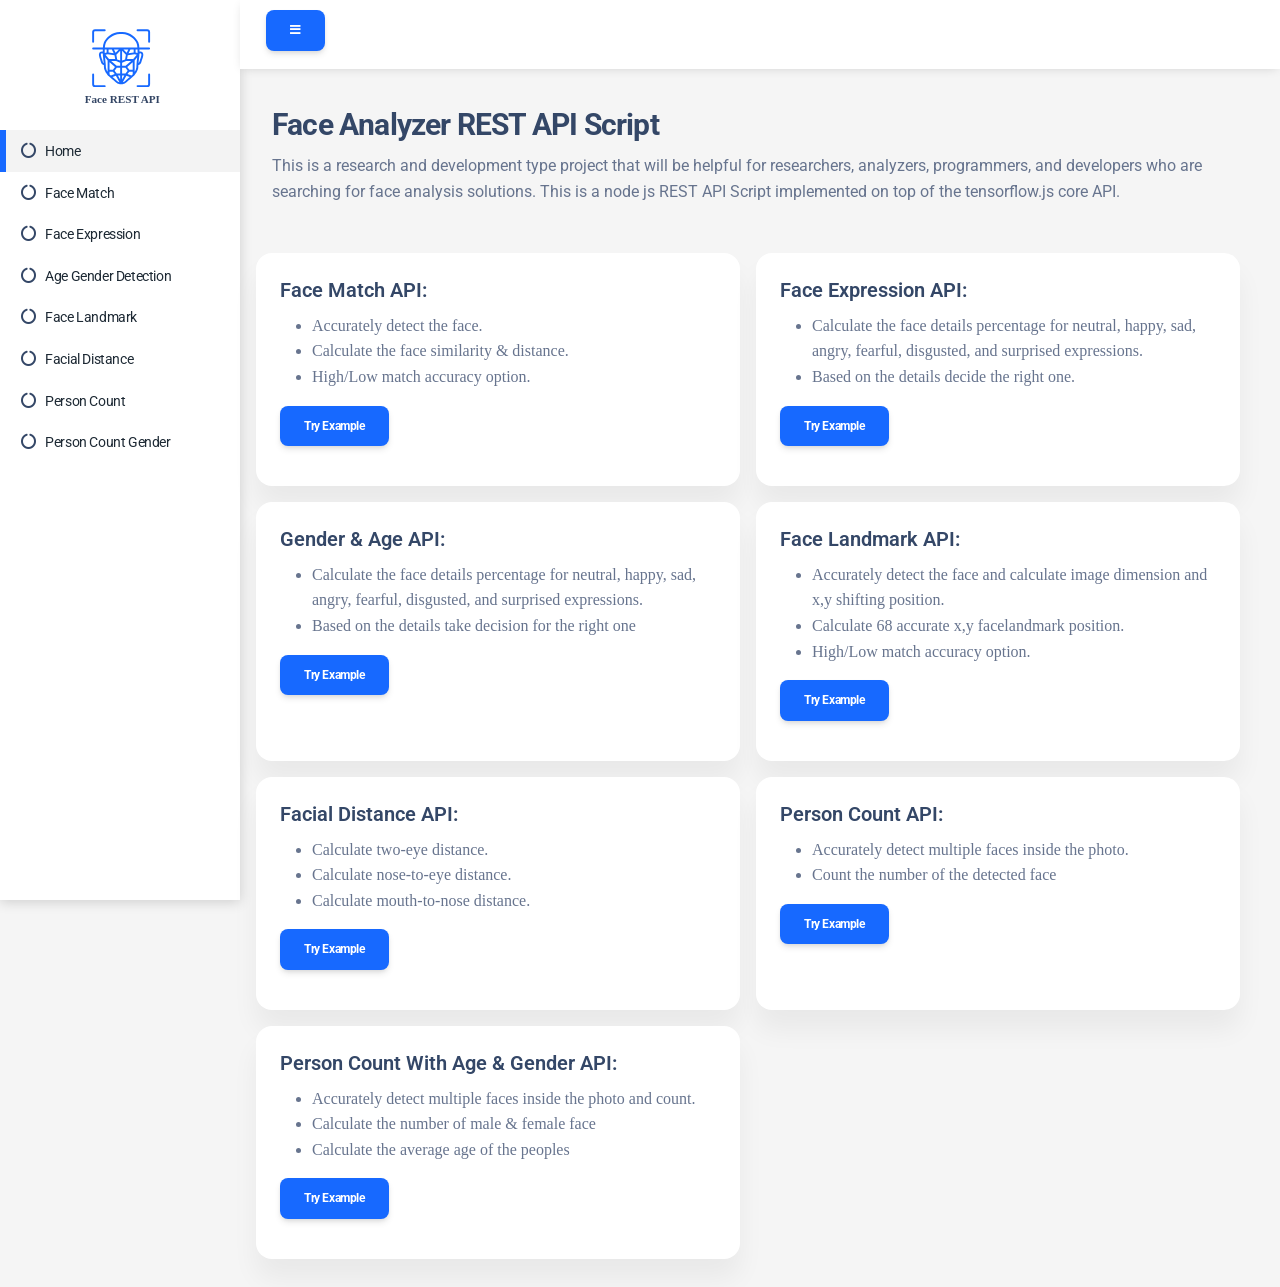
<file: examples/index.html>
<!DOCTYPE html>
<html lang="en">
<head>
    <meta charset="utf-8">
    <meta http-equiv="X-UA-Compatible" content="IE=edge">
    <meta name="viewport" content="width=device-width, initial-scale=1">
    <meta name="description" content="Face Analyzer REST API Script">
    <title>Face Analyzer REST API Script</title>
    <link rel="stylesheet" href="css/fontawesome.css">
    <link rel="stylesheet" href="css/bootstrap.css">
    <link rel="stylesheet" href="css/style.css">
    <link rel="stylesheet" href="css/toastr.min.css">
    <link rel="stylesheet" href="css/animate.min.css">
    <link rel="shortcut icon" type="image/png" href="img/logo.svg" />
    <link href="https://fonts.googleapis.com/css2?family=Roboto:wght@300;400;500;700&display=swap" rel="stylesheet">
</head>
<body>
    <div>
        <nav id="topNav" class="navbar fixed-top fixed-top top-navbar">
            <div class="container-fluid">
                <button id="MenuBar" class="btn mt-2  btn-behance">
                    <i class="fa fa-bars"></i>
                </button>
            </div>
        </nav>
        <div id="sideNav" class="side-nav-open">
        <div class="side-nav-top text-center bg-white ">
            <img alt="" class="side-nav-logo" src="img/logo.svg" />
        </div>
         <a href="/" class="side-bar-item  side-bar-item-active" >
             <i class="fa fa-circle-notch text-dark"></i>
             <span class="side-bar-item-caption">Home</span>
          </a>
        <a href="/Face-Match.html" class="side-bar-item">
            <i class="fa fa-circle-notch text-dark"></i>
            <span class="side-bar-item-caption">Face Match</span>
        </a>
        <a href="/Face-Expression.html" class="side-bar-item">
            <i class="fa fa-circle-notch text-dark"></i>
            <span class="side-bar-item-caption">Face Expression</span>
        </a>
        <a href="/Age-Gender.html" class="side-bar-item">
            <i class="fa fa-circle-notch text-dark"></i>
            <span class="side-bar-item-caption">Age Gender Detection</span>
        </a>
        <a href="/Face-Landmark.html" class="side-bar-item">
            <i class="fa fa-circle-notch text-dark"></i>
            <span class="side-bar-item-caption">Face Landmark</span>
         </a>
         <a href="/Facial-Distance.html" class="side-bar-item">
             <i class="fa fa-circle-notch text-dark"></i>
             <span class="side-bar-item-caption">Facial Distance</span>
         </a>
         <a href="/Person-Count.html" class="side-bar-item">
             <i class="fa fa-circle-notch text-dark"></i>
             <span class="side-bar-item-caption">Person Count</span>
         </a>
          <a href="/Person-Count-With-Age-Gender.html" class="side-bar-item">
              <i class="fa fa-circle-notch text-dark"></i>
              <span class="side-bar-item-caption">Person Count Gender</span>
          </a>
        </div>

        <div  id="content" class="content">
            <div class="container  content-body ">
                <div class="row">
                    <div class="col-12 p-2 ">
                            <div class="card-body">
                                <h3>Face Analyzer REST API Script</h3>
                                <p>
                                    This is a research and development type project that will be helpful for researchers,
                                    analyzers, programmers, and developers who are searching for face analysis solutions.
                                    This is a node js REST API Script implemented on top of the tensorflow.js core API.
                                </p>
                            </div>
                    </div>

                    <div class="row">
                        <div class="col-6 p-2">
                        <div class="card h-100">
                            <div class="card-body">
                                <h5>Face Match API:</h5>
                                <ul>
                                    <li>Accurately detect the face.</li>
                                    <li>Calculate the face similarity & distance.</li>
                                    <li>High/Low match accuracy option.</li>
                                </ul>
                                <a class="btn  btn-behance" href="Face-Match.html">Try Example</a>
                            </div>
                        </div>
                    </div>

                        <div class="col-6 p-2">
                            <div class="card h-100">
                                <div class="card-body">
                                    <h5>Face Expression API:</h5>
                                    <ul>
                                        <li>Calculate the face details percentage for neutral, happy, sad, angry, fearful, disgusted, and surprised expressions.</li>
                                        <li>Based on the details decide the right one.</li>
                                    </ul>
                                    <a class="btn  btn-behance" href="Face-Expression.html">Try Example</a>
                                </div>
                            </div>
                        </div>

                        <div class="col-6 p-2">
                            <div class="card h-100">
                                <div class="card-body">
                                    <h5>Gender & Age API:</h5>
                                    <ul>
                                        <li>Calculate the face details percentage for neutral, happy, sad, angry, fearful, disgusted, and surprised expressions.</li>
                                        <li>Based on the details take decision for the right one</li>
                                    </ul>
                                    <a class="btn  btn-behance" href="Age-Gender.html">Try Example</a>
                                </div>
                            </div>
                        </div>
						
						<div class="col-6 p-2">
                            <div class="card h-100">
                                <div class="card-body">
                                    <h5>Face Landmark API:</h5>
                                    <ul>
										<li>Accurately detect the face and calculate image dimension and x,y  shifting position.</li>
										<li>Calculate 68 accurate x,y facelandmark position.</li>
                                        <li>High/Low match accuracy option.</li>
                                    </ul>
                                    <a class="btn  btn-behance" href="Face-Landmark.html">Try Example</a>
                                </div>
                            </div>
                        </div>
						
						
						<div class="col-6 p-2">
                            <div class="card h-100">
                                <div class="card-body">
                                    <h5>Facial Distance API:</h5>
                                    <ul>
										<li>Calculate two-eye distance.</li>
										<li>Calculate nose-to-eye distance.</li>
									    <li>Calculate mouth-to-nose distance.</li>
                                    </ul>
                                    <a class="btn  btn-behance" href="Facial-Distance.html">Try Example</a>
                                </div>
                            </div>
                        </div>
						
						<div class="col-6 p-2">
                            <div class="card h-100">
                                <div class="card-body">
                                    <h5>Person Count API:</h5>
                                    <ul>
										<li>Accurately detect multiple faces inside the photo.</li>
										<li>Count the number of the detected face</li>
                                    </ul>
                                    <a class="btn  btn-behance" href="Person-Count.html">Try Example</a>
                                </div>
                            </div>
                        </div>
						
						<div class="col-6 p-2">
                            <div class="card h-100">
                                <div class="card-body">
                                    <h5>Person Count With Age & Gender API:</h5>
                                    <ul>
										<li>Accurately detect multiple faces inside the photo and count.</li>
										<li>Calculate the number of male & female face</li>
										<li>Calculate the average age of the peoples</li>
                                    </ul>
                                    <a class="btn  btn-behance" href="Person-Count-With-Age-Gender.html">Try Example</a>
                                </div>
                            </div>
                        </div>
                    </div>
                </div>
            </div>
        </div>
    </div>
    <script src="js/lib/jquery.min.js"></script>
    <script src="js/lib/bootstrap.bundle.js"></script>
    <script src="js/lib/utility.js"></script>
    <script src="js/lib/toastr.min.js"></script>
    <script src="js/lib/axios.min.js"></script>
    <script src="js/lib/jquery.json-editor.min.js"></script>
</body>
</html>
</file>
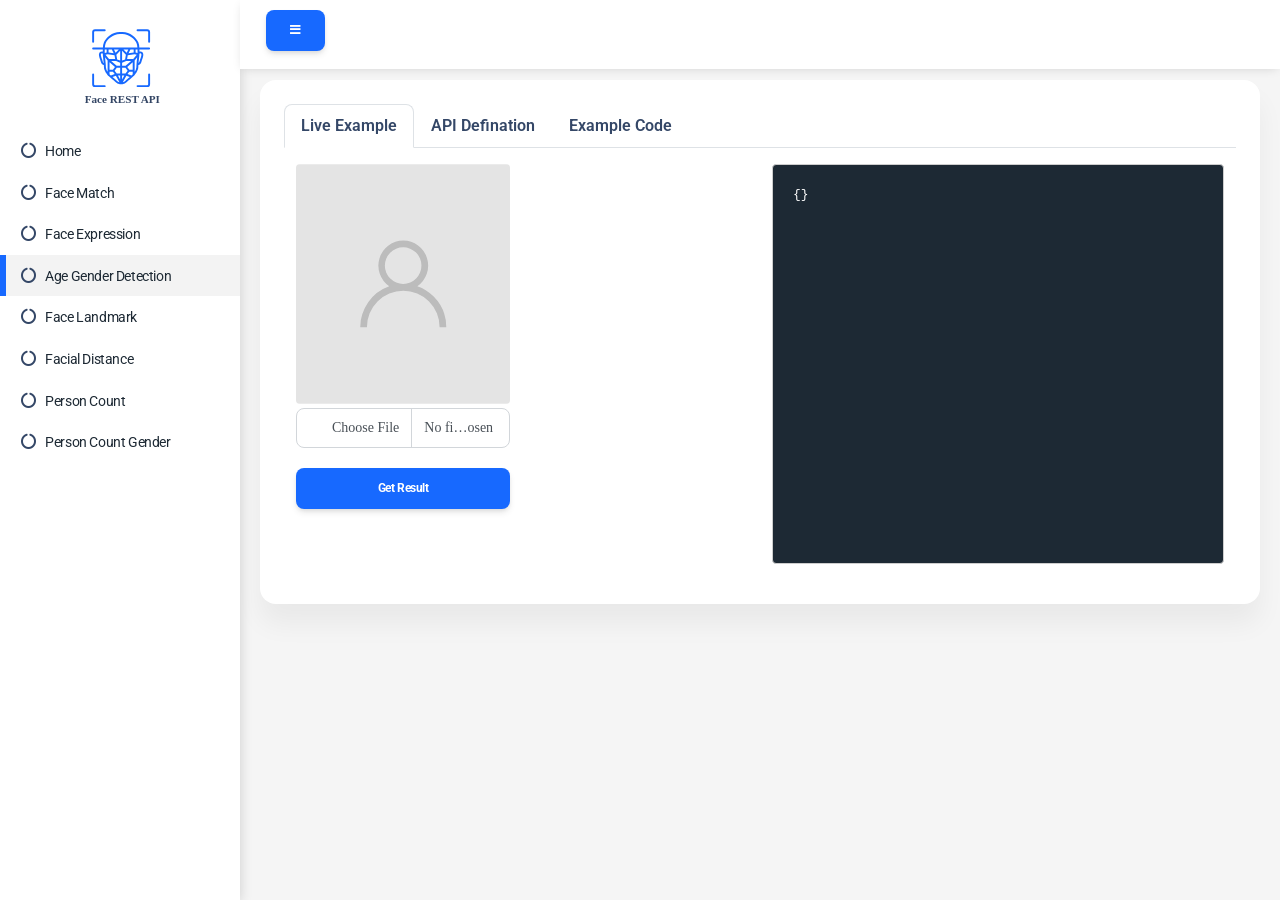
<file: examples/Age-Gender.html>
<!DOCTYPE html>
<html lang="en">
<head>
    <meta charset="utf-8">
    <title>Age & Gender Detection</title>
    <meta http-equiv="X-UA-Compatible" content="IE=edge">
    <meta name="viewport" content="width=device-width, initial-scale=1, shrink-to-fit=no">
    <meta name="description" content="Face Analyzer REST API Script">
    <meta name="author" content="Code-Silicon">
    <link rel="stylesheet" href="css/fontawesome.css">
    <link rel="stylesheet" href="css/bootstrap.css">
    <link rel="stylesheet" href="css/style.css">
    <link rel="stylesheet" href="css/toastr.min.css">
    <link rel="stylesheet" href="css/animate.min.css">
    <link rel="shortcut icon" type="image/png" href="img/logo.svg" />
    <link href="https://fonts.googleapis.com/css2?family=Roboto:wght@300;400;500;700&display=swap" rel="stylesheet">
</head>
<body>
<div>
    <nav id="topNav" class="navbar fixed-top top-navbar">
        <div class="container-fluid">
            <button id="MenuBar" class="btn mt-2  btn-behance">
                <i class="fa fa-bars"></i>
            </button>
        </div>
    </nav>
    <div id="sideNav" class="side-nav-open">
        <div class="side-nav-top text-center bg-white ">
            <img alt="" class="side-nav-logo" src="img/logo.svg" />
        </div>
        <a href="/" class="side-bar-item" >
            <i class="fa fa-circle-notch text-dark"></i>
            <span class="side-bar-item-caption">Home</span>
        </a>
        <a href="/Face-Match.html" class="side-bar-item ">
            <i class="fa fa-circle-notch text-dark"></i>
            <span class="side-bar-item-caption">Face Match</span>
        </a>
        <a href="/Face-Expression.html" class="side-bar-item ">
            <i class="fa fa-circle-notch text-dark"></i>
            <span class="side-bar-item-caption">Face Expression</span>
        </a>
        <a href="/Age-Gender.html" class="side-bar-item side-bar-item-active">
            <i class="fa fa-circle-notch text-dark"></i>
            <span class="side-bar-item-caption">Age Gender Detection</span>
        </a>
        <a href="/Face-Landmark.html" class="side-bar-item">
            <i class="fa fa-circle-notch text-dark"></i>
            <span class="side-bar-item-caption">Face Landmark</span>
        </a>
        <a href="/Facial-Distance.html" class="side-bar-item">
            <i class="fa fa-circle-notch text-dark"></i>
            <span class="side-bar-item-caption">Facial Distance</span>
        </a>
        <a href="/Person-Count.html" class="side-bar-item">
            <i class="fa fa-circle-notch text-dark"></i>
            <span class="side-bar-item-caption">Person Count</span>
        </a>
        <a href="/Person-Count-With-Age-Gender.html" class="side-bar-item">
            <i class="fa fa-circle-notch text-dark"></i>
            <span class="side-bar-item-caption">Person Count Gender</span>
        </a>
    </div>


    <div  id="content" class="content">
        <div class="container  content-body ">
            <div class="container-fluid m-0 p-0">
                <div class="row m-0 p-0">
                    <div class="col-12 m-0 p-0">
                        <div class="card m-0">
                            <div class="card-body">
                                <ul class="nav nav-tabs mb-3" id="pills-tab" role="tablist">
                                    <li class="nav-item" role="presentation">
                                        <button class="nav-link text-bold text-dark active" id="pills-home-tab" data-bs-toggle="pill" data-bs-target="#pills-home" type="button" role="tab" aria-controls="pills-home" aria-selected="true">Live Example</button>
                                    </li>
                                    <li class="nav-item" role="presentation">
                                        <button class="nav-link text-bold text-dark" id="pills-profile-tab" data-bs-toggle="pill" data-bs-target="#pills-profile" type="button" role="tab" aria-controls="pills-profile" aria-selected="false">API Defination</button>
                                    </li>
                                    <li class="nav-item" role="presentation">
                                        <button class="nav-link text-bold text-dark" id="pills-contact-tab" data-bs-toggle="pill" data-bs-target="#pills-contact" type="button" role="tab" aria-controls="pills-contact" aria-selected="false">Example Code</button>
                                    </li>
                                </ul>
                                <div class="tab-content" id="pills-tabContent">
                                    <div class="tab-pane p-0 m-0 fade show active" id="pills-home" role="tabpanel" aria-labelledby="pills-home-tab" tabindex="0">
                                        <div class="container-fluid  p-0 m-0">
                                            <div class="row p-0 m-0">
                                                <div class="col-md-6 p-0 m-0">
                                                    <div class="row p-0 m-0">
                                                        <div class="col-md-6 animated fadeIn">
                                                            <img id="photoFistPlaceholder" class="photo" src='img/photoPlace.svg' />
                                                            <input id="photoFist" type="file" class="form-control my-1" />
                                                            <button id="GetResult" class="btn  w-100 my-3 btn-behance">Get Result</button>
                                                        </div>
                                                    </div>
                                                </div>
                                                <div class="col-md-6">
                                                    <pre class="json-view animated fadeIn" id="json-display"></pre>
                                                </div>
                                            </div>
                                        </div>
                                    </div>
                                    <div class="tab-pane p-0 m-0 fade" id="pills-profile" role="tabpanel" aria-labelledby="pills-profile-tab" tabindex="0">
                                        <div class="container-fluid m-0 p-0">
                                            <div class="row m-0 p-0">
                                                <div class="col-md-12">
                                                    <h6 class="my-2">
                                                        <b>API Name:</b> Age & Gender Detection
                                                    </h6>
                                                    <h6 class="my-2">
                                                        <b>Request Method:</b> POST
                                                    </h6>
                                                    <h6 class="my-2">
                                                        <b>Request End:</b>
                                                    </h6>
                                                    <p class="code my-2">/api/v1/FaceAgeGender</p>
                                                    <h6 class="my-2">
                                                        <b>Request Body:</b>
                                                    </h6>
                                                    <pre class="json-view animated my-2 fadeIn" id="json-display-2"></pre>
                                                </div>
                                            </div>
                                        </div>
                                    </div>
                                    <div class="tab-pane p-0 m-0  fade" id="pills-contact" role="tabpanel" aria-labelledby="pills-contact-tab" tabindex="0">
				              <pre>
								<div class="code">
let data={
	imgBase64:'',
}

var config = {
	method: 'post',
	url: 'http://localhost:8080/api/v1/FaceAgeGender',
	headers: { },
	data : data
};

axios(config)
.then(function (response) {
	console.log(JSON.stringify(response.data));
})
.catch(function (error) {
	console.log(error);
});

</div>
							</pre>
                                    </div>
                                </div>
                            </div>
                        </div>
                    </div>
                </div>
            </div>

        </div>
    </div>

</div>
<div id="FullScreenProgress" class="LoadingOverlay d-none  center-screen">
    <img class="animated zoomIn" src="img/Spinner.svg">
</div>
<script src="js/lib/jquery.min.js"></script>
<script src="js/lib/bootstrap.bundle.js"></script>
<script src="js/lib/utility.js"></script>
<script src="js/lib/toastr.min.js"></script>
<script src="js/lib/jquery.json-editor.min.js"></script>
<script src="js/lib/axios.min.js"></script>
<script src="js/api-request/Age-Gender.js"></script>


</body>
</html>
</file>
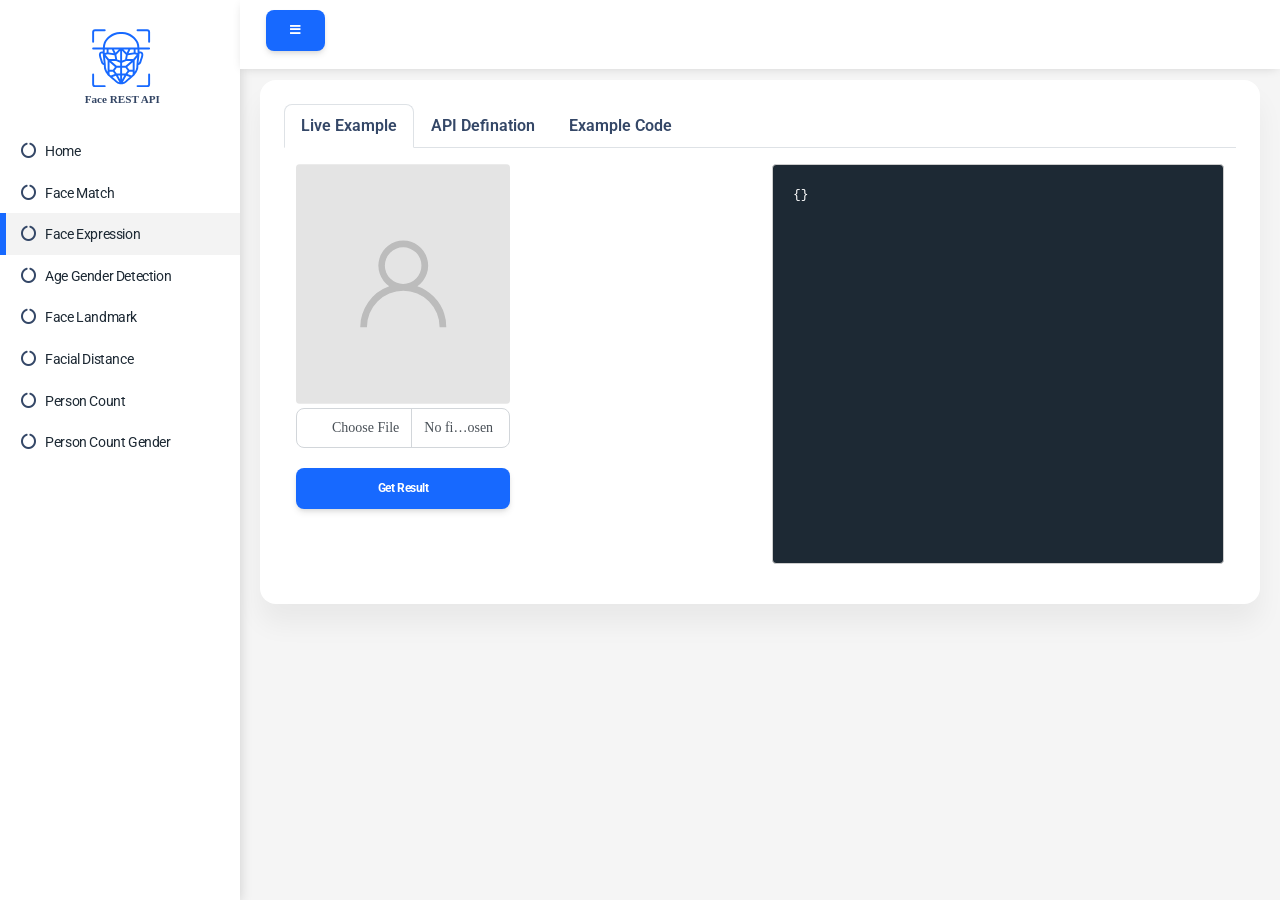
<file: examples/Face-Expression.html>
<!DOCTYPE html>
<html lang="en">
<head>
    <meta charset="utf-8">
    <title>Face Expression</title>
    <meta http-equiv="X-UA-Compatible" content="IE=edge">
    <meta name="viewport" content="width=device-width, initial-scale=1, shrink-to-fit=no">
    <meta name="description" content="Face Analyzer REST API Script">
    <meta name="author" content="Code-Silicon">
    <link rel="stylesheet" href="css/fontawesome.css">
    <link rel="stylesheet" href="css/bootstrap.css">
    <link rel="stylesheet" href="css/style.css">
    <link rel="stylesheet" href="css/toastr.min.css">
    <link rel="stylesheet" href="css/animate.min.css">
    <link rel="shortcut icon" type="image/png" href="img/logo.svg" />
    <link href="https://fonts.googleapis.com/css2?family=Roboto:wght@300;400;500;700&display=swap" rel="stylesheet">
</head>
<body>
<div>
    <nav id="topNav" class="navbar fixed-top top-navbar">
        <div class="container-fluid">
            <button id="MenuBar" class="btn mt-2  btn-behance">
                <i class="fa fa-bars"></i>
            </button>
        </div>
    </nav>
    <div id="sideNav" class="side-nav-open">
        <div class="side-nav-top text-center bg-white ">
            <img alt="" class="side-nav-logo" src="img/logo.svg" />
        </div>
        <a href="/" class="side-bar-item" >
            <i class="fa fa-circle-notch text-dark"></i>
            <span class="side-bar-item-caption">Home</span>
        </a>
        <a href="/Face-Match.html" class="side-bar-item ">
            <i class="fa fa-circle-notch text-dark"></i>
            <span class="side-bar-item-caption">Face Match</span>
        </a>
        <a href="/Face-Expression.html" class="side-bar-item side-bar-item-active">
            <i class="fa fa-circle-notch text-dark"></i>
            <span class="side-bar-item-caption">Face Expression</span>
        </a>
        <a href="/Age-Gender.html" class="side-bar-item">
            <i class="fa fa-circle-notch text-dark"></i>
            <span class="side-bar-item-caption">Age Gender Detection</span>
        </a>
        <a href="/Face-Landmark.html" class="side-bar-item">
            <i class="fa fa-circle-notch text-dark"></i>
            <span class="side-bar-item-caption">Face Landmark</span>
        </a>
        <a href="/Facial-Distance.html" class="side-bar-item">
            <i class="fa fa-circle-notch text-dark"></i>
            <span class="side-bar-item-caption">Facial Distance</span>
        </a>
        <a href="/Person-Count.html" class="side-bar-item">
            <i class="fa fa-circle-notch text-dark"></i>
            <span class="side-bar-item-caption">Person Count</span>
        </a>
        <a href="/Person-Count-With-Age-Gender.html" class="side-bar-item">
            <i class="fa fa-circle-notch text-dark"></i>
            <span class="side-bar-item-caption">Person Count Gender</span>
        </a>
    </div>


    <div  id="content" class="content">
        <div class="container  content-body ">
            <div class="container-fluid m-0 p-0">
                <div class="row m-0 p-0">
                    <div class="col-12 m-0 p-0">
                        <div class="card m-0">
                            <div class="card-body">
                                <ul class="nav nav-tabs mb-3" id="pills-tab" role="tablist">
                                    <li class="nav-item" role="presentation">
                                        <button class="nav-link text-bold text-dark active" id="pills-home-tab" data-bs-toggle="pill" data-bs-target="#pills-home" type="button" role="tab" aria-controls="pills-home" aria-selected="true">Live Example</button>
                                    </li>
                                    <li class="nav-item" role="presentation">
                                        <button class="nav-link text-bold text-dark" id="pills-profile-tab" data-bs-toggle="pill" data-bs-target="#pills-profile" type="button" role="tab" aria-controls="pills-profile" aria-selected="false">API Defination</button>
                                    </li>
                                    <li class="nav-item" role="presentation">
                                        <button class="nav-link text-bold text-dark" id="pills-contact-tab" data-bs-toggle="pill" data-bs-target="#pills-contact" type="button" role="tab" aria-controls="pills-contact" aria-selected="false">Example Code</button>
                                    </li>
                                </ul>
                                <div class="tab-content" id="pills-tabContent">
                                    <div class="tab-pane p-0 m-0 fade show active" id="pills-home" role="tabpanel" aria-labelledby="pills-home-tab" tabindex="0">
                                        <div class="container-fluid  p-0 m-0">
                                            <div class="row p-0 m-0">
                                                <div class="col-md-6 p-0 m-0">
                                                    <div class="row p-0 m-0">
                                                        <div class="col-md-6 animated fadeIn">
                                                            <img id="photoFistPlaceholder" class="photo" src='img/photoPlace.svg' />
                                                            <input id="photoFist" type="file" class="form-control my-1" />
                                                            <button id="GetResult" class="btn  w-100 my-3 btn-behance">Get Result</button>
                                                        </div>
                                                    </div>
                                                </div>
                                                <div class="col-md-6">
                                                    <pre class="json-view animated fadeIn" id="json-display"></pre>
                                                </div>
                                            </div>
                                        </div>
                                    </div>
                                    <div class="tab-pane p-0 m-0 fade" id="pills-profile" role="tabpanel" aria-labelledby="pills-profile-tab" tabindex="0">
                                        <div class="container-fluid m-0 p-0">
                                            <div class="row m-0 p-0">
                                                <div class="col-md-12">
                                                    <h6 class="my-2">
                                                        <b>API Name:</b> Face Expression
                                                    </h6>
                                                    <h6 class="my-2">
                                                        <b>Request Method:</b> POST
                                                    </h6>
                                                    <h6 class="my-2">
                                                        <b>Request End:</b>
                                                    </h6>
                                                    <p class="code my-2">/api/v1/FaceExpression</p>
                                                    <h6 class="my-2">
                                                        <b>Request Body:</b>
                                                    </h6>
                                                    <pre class="json-view animated my-2 fadeIn" id="json-display-2"></pre>
                                                </div>
                                            </div>
                                        </div>
                                    </div>
                                    <div class="tab-pane p-0 m-0  fade" id="pills-contact" role="tabpanel" aria-labelledby="pills-contact-tab" tabindex="0">
				              <pre>
								<div class="code">
let data={
	imgBase64:'',
}

var config = {
	method: 'post',
	url: 'http://localhost:8080/api/v1/FaceExpression',
	headers: { },
	data : data
};

axios(config)
.then(function (response) {
	console.log(JSON.stringify(response.data));
})
.catch(function (error) {
	console.log(error);
});

</div>
							</pre>
                                    </div>
                                </div>
                            </div>
                        </div>
                    </div>
                </div>
            </div>

        </div>
    </div>

</div>
<div id="FullScreenProgress" class="LoadingOverlay d-none  center-screen">
    <img class="animated zoomIn" src="img/Spinner.svg">
</div>
<script src="js/lib/jquery.min.js"></script>
<script src="js/lib/bootstrap.bundle.js"></script>
<script src="js/lib/utility.js"></script>
<script src="js/lib/toastr.min.js"></script>
<script src="js/lib/jquery.json-editor.min.js"></script>
<script src="js/lib/axios.min.js"></script>
<script src="js/api-request/Face-Expression.js"></script>
</body>
</html>
</file>
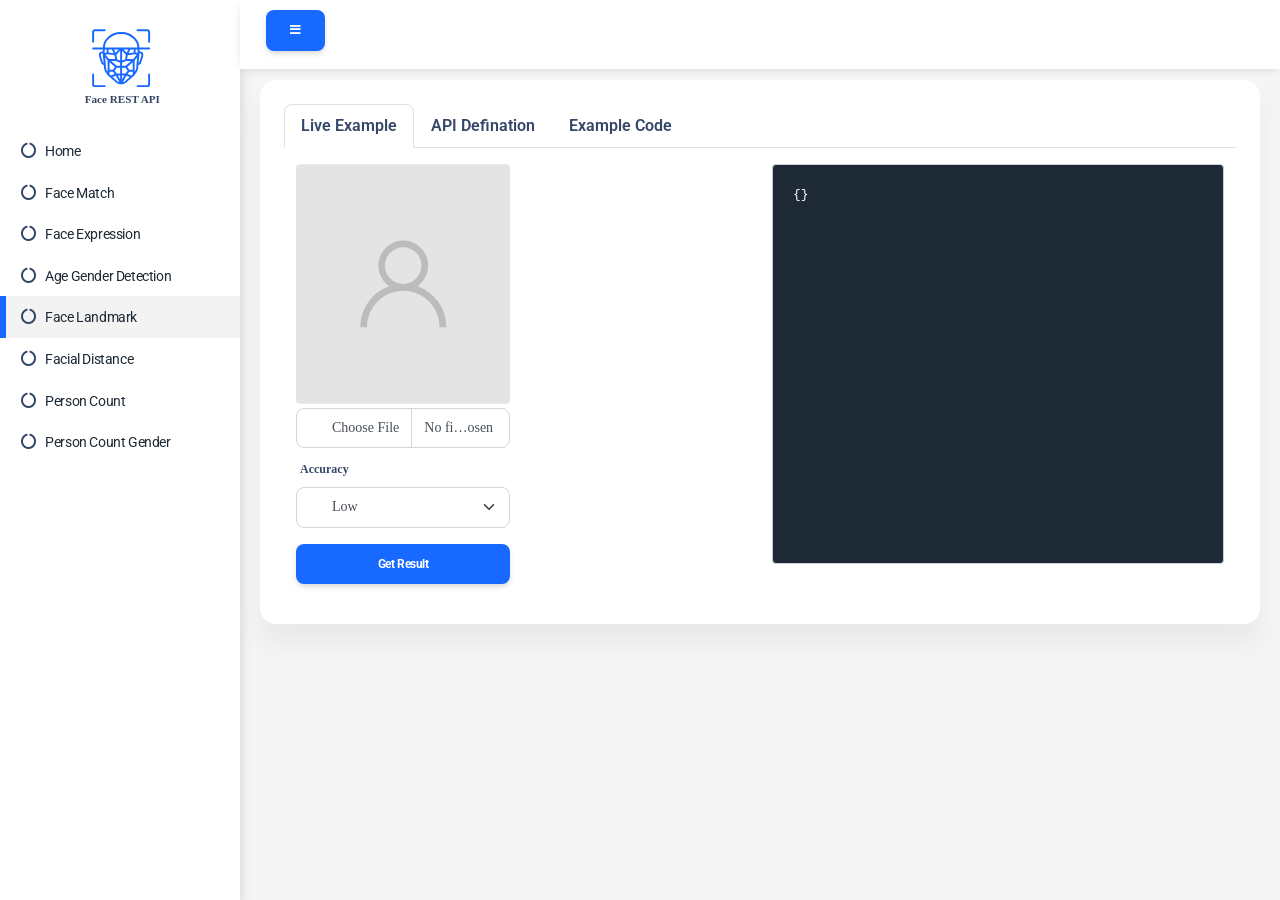
<file: examples/Face-Landmark.html>
<!DOCTYPE html>
<html lang="en">
<head>
    <meta charset="utf-8">
    <title>Face Landmark Calculations</title>
    <meta http-equiv="X-UA-Compatible" content="IE=edge">
    <meta name="viewport" content="width=device-width, initial-scale=1, shrink-to-fit=no">
    <meta name="description" content="Face Analyzer REST API Script">
    <meta name="author" content="Code-Silicon">
    <link rel="stylesheet" href="css/fontawesome.css">
    <link rel="stylesheet" href="css/bootstrap.css">
    <link rel="stylesheet" href="css/style.css">
    <link rel="stylesheet" href="css/toastr.min.css">
    <link rel="stylesheet" href="css/animate.min.css">
    <link rel="shortcut icon" type="image/png" href="img/logo.svg" />
    <link href="https://fonts.googleapis.com/css2?family=Roboto:wght@300;400;500;700&display=swap" rel="stylesheet">
</head>
<body>
<div>
    <nav id="topNav" class="navbar fixed-top top-navbar">
        <div class="container-fluid">
            <button id="MenuBar" class="btn mt-2  btn-behance">
                <i class="fa fa-bars"></i>
            </button>
        </div>
    </nav>
    <div id="sideNav" class="side-nav-open">
        <div class="side-nav-top text-center bg-white ">
            <img alt="" class="side-nav-logo" src="img/logo.svg" />
        </div>
        <a href="/" class="side-bar-item" >
            <i class="fa fa-circle-notch text-dark"></i>
            <span class="side-bar-item-caption">Home</span>
        </a>
        <a href="/Face-Match.html" class="side-bar-item ">
            <i class="fa fa-circle-notch text-dark"></i>
            <span class="side-bar-item-caption">Face Match</span>
        </a>
        <a href="/Face-Expression.html" class="side-bar-item ">
            <i class="fa fa-circle-notch text-dark"></i>
            <span class="side-bar-item-caption">Face Expression</span>
        </a>
        <a href="/Age-Gender.html" class="side-bar-item ">
            <i class="fa fa-circle-notch text-dark"></i>
            <span class="side-bar-item-caption">Age Gender Detection</span>
        </a>
        <a href="/Face-Landmark.html" class="side-bar-item side-bar-item-active">
            <i class="fa fa-circle-notch text-dark"></i>
            <span class="side-bar-item-caption">Face Landmark</span>
        </a>
        <a href="/Facial-Distance.html" class="side-bar-item">
            <i class="fa fa-circle-notch text-dark"></i>
            <span class="side-bar-item-caption">Facial Distance</span>
        </a>
        <a href="/Person-Count.html" class="side-bar-item">
            <i class="fa fa-circle-notch text-dark"></i>
            <span class="side-bar-item-caption">Person Count</span>
        </a>
        <a href="/Person-Count-With-Age-Gender.html" class="side-bar-item">
            <i class="fa fa-circle-notch text-dark"></i>
            <span class="side-bar-item-caption">Person Count Gender</span>
        </a>
    </div>


    <div  id="content" class="content">
        <div class="container  content-body ">
            <div class="container-fluid m-0 p-0">
                <div class="row m-0 p-0">
                    <div class="col-12 m-0 p-0">
                        <div class="card m-0">
                            <div class="card-body">
                                <ul class="nav nav-tabs mb-3" id="pills-tab" role="tablist">
                                    <li class="nav-item" role="presentation">
                                        <button class="nav-link text-bold text-dark active" id="pills-home-tab" data-bs-toggle="pill" data-bs-target="#pills-home" type="button" role="tab" aria-controls="pills-home" aria-selected="true">Live Example</button>
                                    </li>
                                    <li class="nav-item" role="presentation">
                                        <button class="nav-link text-bold text-dark" id="pills-profile-tab" data-bs-toggle="pill" data-bs-target="#pills-profile" type="button" role="tab" aria-controls="pills-profile" aria-selected="false">API Defination</button>
                                    </li>
                                    <li class="nav-item" role="presentation">
                                        <button class="nav-link text-bold text-dark" id="pills-contact-tab" data-bs-toggle="pill" data-bs-target="#pills-contact" type="button" role="tab" aria-controls="pills-contact" aria-selected="false">Example Code</button>
                                    </li>
                                </ul>
                                <div class="tab-content" id="pills-tabContent">
                                    <div class="tab-pane p-0 m-0 fade show active" id="pills-home" role="tabpanel" aria-labelledby="pills-home-tab" tabindex="0">
                                        <div class="container-fluid  p-0 m-0">
                                            <div class="row p-0 m-0">
                                                <div class="col-md-6 p-0 m-0">
                                                    <div class="row p-0 m-0">
                                                        <div class="col-md-6 animated fadeIn">
                                                            <img id="photoFistPlaceholder" class="photo" src='img/photoPlace.svg' />
                                                            <input id="photoFist" type="file" class="form-control my-1" />
                                                            <label class="form-label mt-2">Accuracy</label>
                                                            <select id="accuracy" class="form-control   form-select">
                                                                <option class="low">Low</option>
                                                                <option class="high">High</option>
                                                            </select>
                                                            <button id="GetResult" class="btn  w-100 my-3 btn-behance">Get Result</button>
                                                        </div>
                                                    </div>
                                                </div>
                                                <div class="col-md-6">
                                                    <pre class="json-view animated fadeIn" id="json-display"></pre>
                                                </div>
                                            </div>
                                        </div>
                                    </div>
                                    <div class="tab-pane p-0 m-0 fade" id="pills-profile" role="tabpanel" aria-labelledby="pills-profile-tab" tabindex="0">
                                        <div class="container-fluid m-0 p-0">
                                            <div class="row m-0 p-0">
                                                <div class="col-md-12">
                                                    <h6 class="my-2">
                                                        <b>API Name:</b> Face Landmark Calculations
                                                    </h6>
                                                    <h6 class="my-2">
                                                        <b>Request Method:</b> POST
                                                    </h6>
                                                    <h6 class="my-2">
                                                        <b>Request End:</b>
                                                    </h6>
                                                    <p class="code my-2">/api/v1/FaceLandmark</p>
                                                    <h6 class="my-2">
                                                        <b>Request Body:</b>
                                                    </h6>
                                                    <pre class="json-view animated my-2 fadeIn" id="json-display-2"></pre>
                                                </div>
                                            </div>
                                        </div>
                                    </div>
                                    <div class="tab-pane p-0 m-0  fade" id="pills-contact" role="tabpanel" aria-labelledby="pills-contact-tab" tabindex="0">
				              <pre>
								<div class="code">
let data={
    accuracy:'',
	imgBase64:'',
}

var config = {
	method: 'post',
	url: 'http://localhost:8080/api/v1/FaceLandmark',
	headers: { },
	data : data
};

axios(config)
.then(function (response) {
	console.log(JSON.stringify(response.data));
})
.catch(function (error) {
	console.log(error);
});

</div>
							</pre>
                                    </div>
                                </div>
                            </div>
                        </div>
                    </div>
                </div>
            </div>

        </div>
    </div>

</div>
<div id="FullScreenProgress" class="LoadingOverlay d-none  center-screen">
    <img class="animated zoomIn" src="img/Spinner.svg">
</div>
<script src="js/lib/jquery.min.js"></script>
<script src="js/lib/bootstrap.bundle.js"></script>
<script src="js/lib/utility.js"></script>
<script src="js/lib/toastr.min.js"></script>
<script src="js/lib/jquery.json-editor.min.js"></script>
<script src="js/lib/axios.min.js"></script>
<script src="js/api-request/Face-Landmark.js"></script>

</body>
</html>
</file>
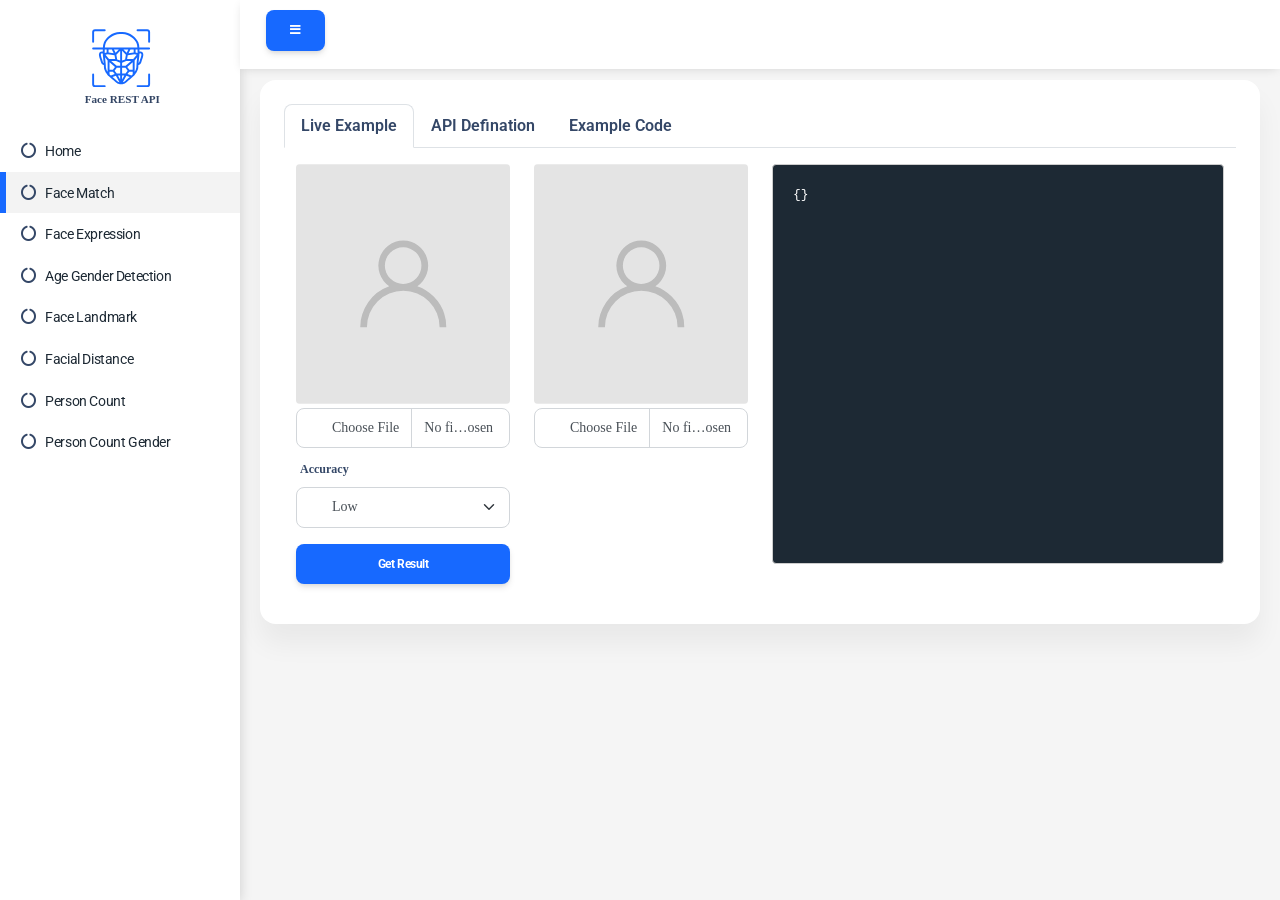
<file: examples/Face-Match.html>
<!DOCTYPE html>
<html lang="en">
<head>
	<meta charset="utf-8">
	<title>Face Matching</title>
	<meta http-equiv="X-UA-Compatible" content="IE=edge">
	<meta name="viewport" content="width=device-width, initial-scale=1, shrink-to-fit=no">
	<meta name="description" content="Face Analyzer REST API Script">
	<meta name="author" content="Code-Silicon">
	<link rel="stylesheet" href="css/fontawesome.css">
	<link rel="stylesheet" href="css/bootstrap.css">
	<link rel="stylesheet" href="css/style.css">
	<link rel="stylesheet" href="css/toastr.min.css">
	<link rel="stylesheet" href="css/animate.min.css">
	<link rel="shortcut icon" type="image/png" href="img/logo.svg" />
	<link href="https://fonts.googleapis.com/css2?family=Roboto:wght@300;400;500;700&display=swap" rel="stylesheet">
</head>
<body>
<div>
	<nav id="topNav" class="navbar fixed-top top-navbar">
		<div class="container-fluid">
			<button id="MenuBar" class="btn mt-2  btn-behance">
				<i class="fa fa-bars"></i>
			</button>
		</div>
	</nav>
	<div id="sideNav" class="side-nav-open">
		<div class="side-nav-top text-center bg-white ">
			<img alt="" class="side-nav-logo" src="img/logo.svg" />
		</div>
		<a href="/" class="side-bar-item" >
			<i class="fa fa-circle-notch text-dark"></i>
			<span class="side-bar-item-caption">Home</span>
		</a>
		<a href="/Face-Match.html" class="side-bar-item side-bar-item-active">
			<i class="fa fa-circle-notch text-dark"></i>
			<span class="side-bar-item-caption">Face Match</span>
		</a>
		<a href="/Face-Expression.html" class="side-bar-item">
			<i class="fa fa-circle-notch text-dark"></i>
			<span class="side-bar-item-caption">Face Expression</span>
		</a>
		<a href="/Age-Gender.html" class="side-bar-item">
			<i class="fa fa-circle-notch text-dark"></i>
			<span class="side-bar-item-caption">Age Gender Detection</span>
		</a>
		<a href="/Face-Landmark.html" class="side-bar-item">
			<i class="fa fa-circle-notch text-dark"></i>
			<span class="side-bar-item-caption">Face Landmark</span>
		</a>
		<a href="/Facial-Distance.html" class="side-bar-item">
			<i class="fa fa-circle-notch text-dark"></i>
			<span class="side-bar-item-caption">Facial Distance</span>
		</a>
		<a href="/Person-Count.html" class="side-bar-item">
			<i class="fa fa-circle-notch text-dark"></i>
			<span class="side-bar-item-caption">Person Count</span>
		</a>
		<a href="/Person-Count-With-Age-Gender.html" class="side-bar-item">
			<i class="fa fa-circle-notch text-dark"></i>
			<span class="side-bar-item-caption">Person Count Gender</span>
		</a>
	</div>

	<div  id="content" class="content">
		<div class="container  content-body ">
			<div class="container-fluid m-0 p-0">
				<div class="row m-0 p-0">
					<div class="col-12 m-0 p-0">
						<div class="card m-0">
							<div class="card-body">
								<ul class="nav nav-tabs mb-3" id="pills-tab" role="tablist">
									<li class="nav-item" role="presentation">
										<button class="nav-link text-bold text-dark active" id="pills-home-tab" data-bs-toggle="pill" data-bs-target="#pills-home" type="button" role="tab" aria-controls="pills-home" aria-selected="true">Live Example</button>
									</li>
									<li class="nav-item" role="presentation">
										<button class="nav-link text-bold text-dark" id="pills-profile-tab" data-bs-toggle="pill" data-bs-target="#pills-profile" type="button" role="tab" aria-controls="pills-profile" aria-selected="false">API Defination</button>
									</li>
									<li class="nav-item" role="presentation">
										<button class="nav-link text-bold text-dark" id="pills-contact-tab" data-bs-toggle="pill" data-bs-target="#pills-contact" type="button" role="tab" aria-controls="pills-contact" aria-selected="false">Example Code</button>
									</li>
								</ul>
								<div class="tab-content" id="pills-tabContent">
									<div class="tab-pane p-0 m-0 fade show active" id="pills-home" role="tabpanel" aria-labelledby="pills-home-tab" tabindex="0">
										<div class="container-fluid  p-0 m-0">
											<div class="row p-0 m-0">
												<div class="col-md-6 p-0 m-0">
													<div class="row p-0 m-0">
														<div class="col-md-6 animated fadeIn">
															<img id="photoFistPlaceholder" class="photo" src='img/photoPlace.svg' />
															<input id="photoFist" type="file" class="form-control my-1" />
														</div>
														<div class="col-md-6 animated fadeIn">
															<img id="photoSecondPlaceholder" class="photo" src='img/photoPlace.svg' />
															<input id="photoSecond" type="file" class="form-control my-1" />
														</div>
														<div class="col-md-6 animated fadeIn">
															<label class="form-label mt-2">Accuracy</label>
															<select id="accuracy" class="form-control   form-select">
																<option class="low">Low</option>
																<option class="high">High</option>
															</select>
															<button id="GetResult" class="btn  w-100 my-3 btn-behance">Get Result</button>
														</div>
													</div>
												</div>
												<div class="col-md-6">
													<pre class="json-view animated fadeIn" id="json-display"></pre>
												</div>
											</div>
										</div>
									</div>
									<div class="tab-pane p-0 m-0 fade" id="pills-profile" role="tabpanel" aria-labelledby="pills-profile-tab" tabindex="0">
										<div class="container-fluid m-0 p-0">
											<div class="row m-0 p-0">
												<div class="col-md-12">
													<h6 class="my-2">
														<b>API Name:</b> Face Matching
													</h6>
													<h6 class="my-2">
														<b>Request Method:</b> POST
													</h6>
													<h6 class="my-2">
														<b>Request End:</b>
													</h6>
													<p class="code my-2">/api/v1/FaceMatch</p>
													<h6 class="my-2">
														<b>Request Body:</b>
													</h6>
													<pre class="json-view animated my-2 fadeIn" id="json-display-2"></pre>
												</div>
											</div>
										</div>
									</div>
									<div class="tab-pane p-0 m-0  fade" id="pills-contact" role="tabpanel" aria-labelledby="pills-contact-tab" tabindex="0">
				              <pre>
								<div class="code">
let data={
	accuracy:'',
	img1Base64:'',
	img2Base64:''
}

var config = {
	method: 'post',
	url: 'http://localhost:8080/api/v1/FaceMatch',
	headers: { },
	data : data
};

axios(config)
.then(function (response) {
	console.log(JSON.stringify(response.data));
})
.catch(function (error) {
	console.log(error);
});

</div>
							</pre>
									</div>
								</div>
							</div>
						</div>
					</div>
				</div>
			</div>

		</div>
	</div>

</div>
<div id="FullScreenProgress" class="LoadingOverlay d-none  center-screen">
	<img class="animated zoomIn" src="img/Spinner.svg">
</div>
<script src="js/lib/jquery.min.js"></script>
<script src="js/lib/bootstrap.bundle.js"></script>
<script src="js/lib/utility.js"></script>
<script src="js/lib/toastr.min.js"></script>
<script src="js/lib/jquery.json-editor.min.js"></script>
<script src="js/lib/axios.min.js"></script>
<script src="js/api-request/Face-Match.js"></script>

</body>
</html>
</file>
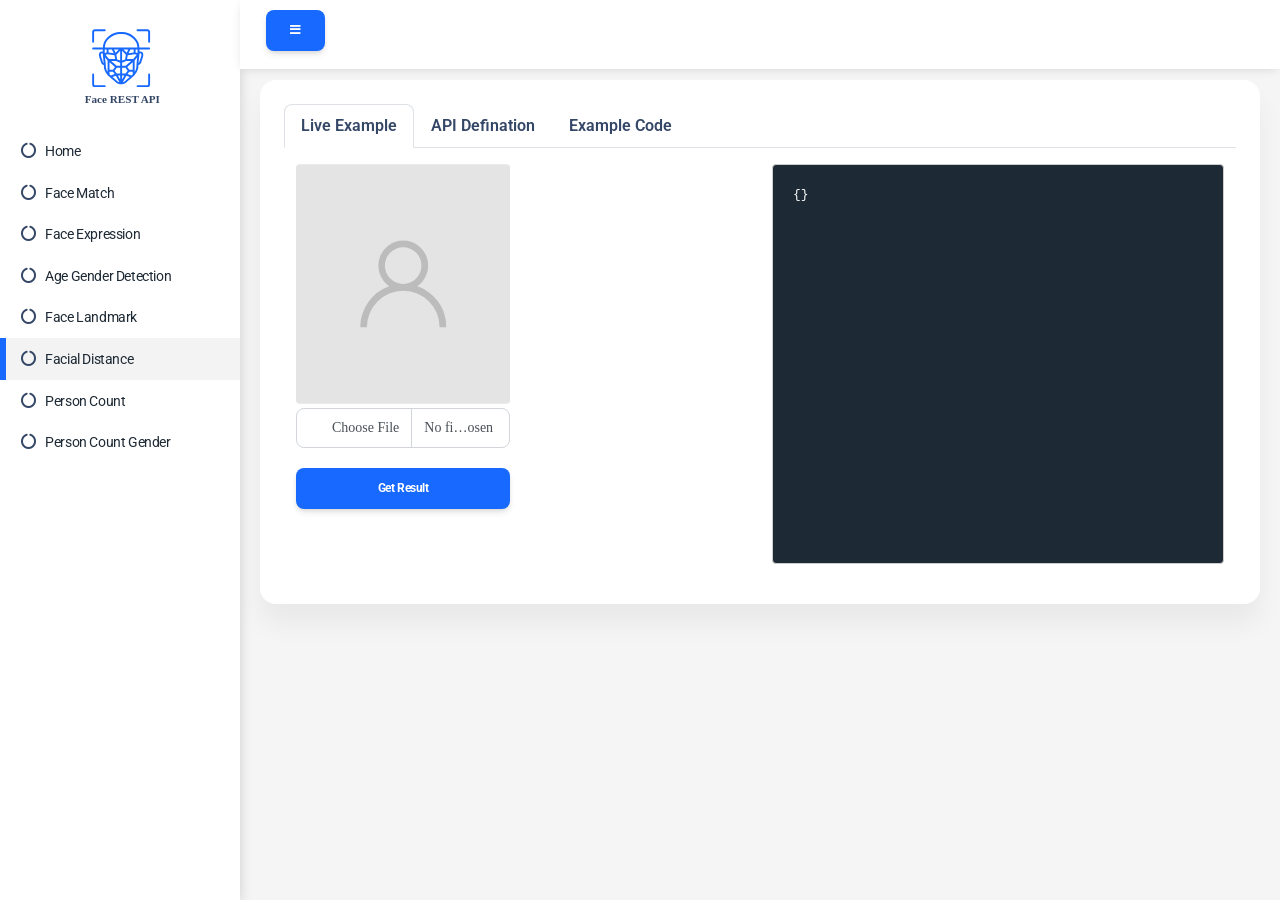
<file: examples/Facial-Distance.html>
<!DOCTYPE html>
<html lang="en">
<head>
    <meta charset="utf-8">
    <title>Facial Distance API</title>
    <meta http-equiv="X-UA-Compatible" content="IE=edge">
    <meta name="viewport" content="width=device-width, initial-scale=1, shrink-to-fit=no">
    <meta name="description" content="Face Analyzer REST API Script">
    <meta name="author" content="Code-Silicon">
    <link rel="stylesheet" href="css/fontawesome.css">
    <link rel="stylesheet" href="css/bootstrap.css">
    <link rel="stylesheet" href="css/style.css">
    <link rel="stylesheet" href="css/toastr.min.css">
    <link rel="stylesheet" href="css/animate.min.css">
    <link rel="shortcut icon" type="image/png" href="img/logo.svg" />
    <link href="https://fonts.googleapis.com/css2?family=Roboto:wght@300;400;500;700&display=swap" rel="stylesheet">
</head>
<body>
<div>
    <nav id="topNav" class="navbar fixed-top top-navbar">
        <div class="container-fluid">
            <button id="MenuBar" class="btn mt-2  btn-behance">
                <i class="fa fa-bars"></i>
            </button>
        </div>
    </nav>
    <div id="sideNav" class="side-nav-open">
        <div class="side-nav-top text-center bg-white ">
            <img alt="" class="side-nav-logo" src="img/logo.svg" />
        </div>
        <a href="/" class="side-bar-item" >
            <i class="fa fa-circle-notch text-dark"></i>
            <span class="side-bar-item-caption">Home</span>
        </a>
        <a href="/Face-Match.html" class="side-bar-item ">
            <i class="fa fa-circle-notch text-dark"></i>
            <span class="side-bar-item-caption">Face Match</span>
        </a>
        <a href="/Face-Expression.html" class="side-bar-item ">
            <i class="fa fa-circle-notch text-dark"></i>
            <span class="side-bar-item-caption">Face Expression</span>
        </a>
        <a href="/Age-Gender.html" class="side-bar-item ">
            <i class="fa fa-circle-notch text-dark"></i>
            <span class="side-bar-item-caption">Age Gender Detection</span>
        </a>
        <a href="/Face-Landmark.html" class="side-bar-item">
            <i class="fa fa-circle-notch text-dark"></i>
            <span class="side-bar-item-caption">Face Landmark</span>
        </a>
        <a href="/Facial-Distance.html" class="side-bar-item side-bar-item-active">
            <i class="fa fa-circle-notch text-dark"></i>
            <span class="side-bar-item-caption">Facial Distance</span>
        </a>
        <a href="/Person-Count.html" class="side-bar-item">
            <i class="fa fa-circle-notch text-dark"></i>
            <span class="side-bar-item-caption">Person Count</span>
        </a>
        <a href="/Person-Count-With-Age-Gender.html" class="side-bar-item">
            <i class="fa fa-circle-notch text-dark"></i>
            <span class="side-bar-item-caption">Person Count Gender</span>
        </a>
    </div>


    <div  id="content" class="content">
        <div class="container  content-body ">
            <div class="container-fluid m-0 p-0">
                <div class="row m-0 p-0">
                    <div class="col-12 m-0 p-0">
                        <div class="card m-0">
                            <div class="card-body">
                                <ul class="nav nav-tabs mb-3" id="pills-tab" role="tablist">
                                    <li class="nav-item" role="presentation">
                                        <button class="nav-link text-bold text-dark active" id="pills-home-tab" data-bs-toggle="pill" data-bs-target="#pills-home" type="button" role="tab" aria-controls="pills-home" aria-selected="true">Live Example</button>
                                    </li>
                                    <li class="nav-item" role="presentation">
                                        <button class="nav-link text-bold text-dark" id="pills-profile-tab" data-bs-toggle="pill" data-bs-target="#pills-profile" type="button" role="tab" aria-controls="pills-profile" aria-selected="false">API Defination</button>
                                    </li>
                                    <li class="nav-item" role="presentation">
                                        <button class="nav-link text-bold text-dark" id="pills-contact-tab" data-bs-toggle="pill" data-bs-target="#pills-contact" type="button" role="tab" aria-controls="pills-contact" aria-selected="false">Example Code</button>
                                    </li>
                                </ul>
                                <div class="tab-content" id="pills-tabContent">
                                    <div class="tab-pane p-0 m-0 fade show active" id="pills-home" role="tabpanel" aria-labelledby="pills-home-tab" tabindex="0">
                                        <div class="container-fluid  p-0 m-0">
                                            <div class="row p-0 m-0">
                                                <div class="col-md-6 p-0 m-0">
                                                    <div class="row p-0 m-0">
                                                        <div class="col-md-6 animated fadeIn">
                                                            <img id="photoFistPlaceholder" class="photo" src='img/photoPlace.svg' />
                                                            <input id="photoFist" type="file" class="form-control my-1" />
                                                            <button id="GetResult" class="btn  w-100 my-3 btn-behance">Get Result</button>
                                                        </div>
                                                    </div>
                                                </div>
                                                <div class="col-md-6">
                                                    <pre class="json-view animated fadeIn" id="json-display"></pre>
                                                </div>
                                            </div>
                                        </div>
                                    </div>
                                    <div class="tab-pane p-0 m-0 fade" id="pills-profile" role="tabpanel" aria-labelledby="pills-profile-tab" tabindex="0">
                                        <div class="container-fluid m-0 p-0">
                                            <div class="row m-0 p-0">
                                                <div class="col-md-12">
                                                    <h6 class="my-2">
                                                        <b>API Name:</b> Facial Distance
                                                    </h6>
                                                    <h6 class="my-2">
                                                        <b>Request Method:</b> POST
                                                    </h6>
                                                    <h6 class="my-2">
                                                        <b>Request End:</b>
                                                    </h6>
                                                    <p class="code my-2">/api/v1/FacialDistance</p>
                                                    <h6 class="my-2">
                                                        <b>Request Body:</b>
                                                    </h6>
                                                    <pre class="json-view animated my-2 fadeIn" id="json-display-2"></pre>
                                                </div>
                                            </div>
                                        </div>
                                    </div>
                                    <div class="tab-pane p-0 m-0  fade" id="pills-contact" role="tabpanel" aria-labelledby="pills-contact-tab" tabindex="0">
				              <pre>
								<div class="code">
let data={
	imgBase64:'',
}

var config = {
	method: 'post',
	url: 'http://localhost:8080/api/v1/FacialDistance',
	headers: { },
	data : data
};

axios(config)
.then(function (response) {
	console.log(JSON.stringify(response.data));
})
.catch(function (error) {
	console.log(error);
});

</div>
							</pre>
                                    </div>
                                </div>
                            </div>
                        </div>
                    </div>
                </div>
            </div>

        </div>
    </div>

</div>
<div id="FullScreenProgress" class="LoadingOverlay d-none  center-screen">
    <img class="animated zoomIn" src="img/Spinner.svg">
</div>
<script src="js/lib/jquery.min.js"></script>
<script src="js/lib/bootstrap.bundle.js"></script>
<script src="js/lib/utility.js"></script>
<script src="js/lib/toastr.min.js"></script>
<script src="js/lib/jquery.json-editor.min.js"></script>
<script src="js/lib/axios.min.js"></script>
<script src="js/api-request/Facial-Distance.js"></script>

</body>
</html>
</file>
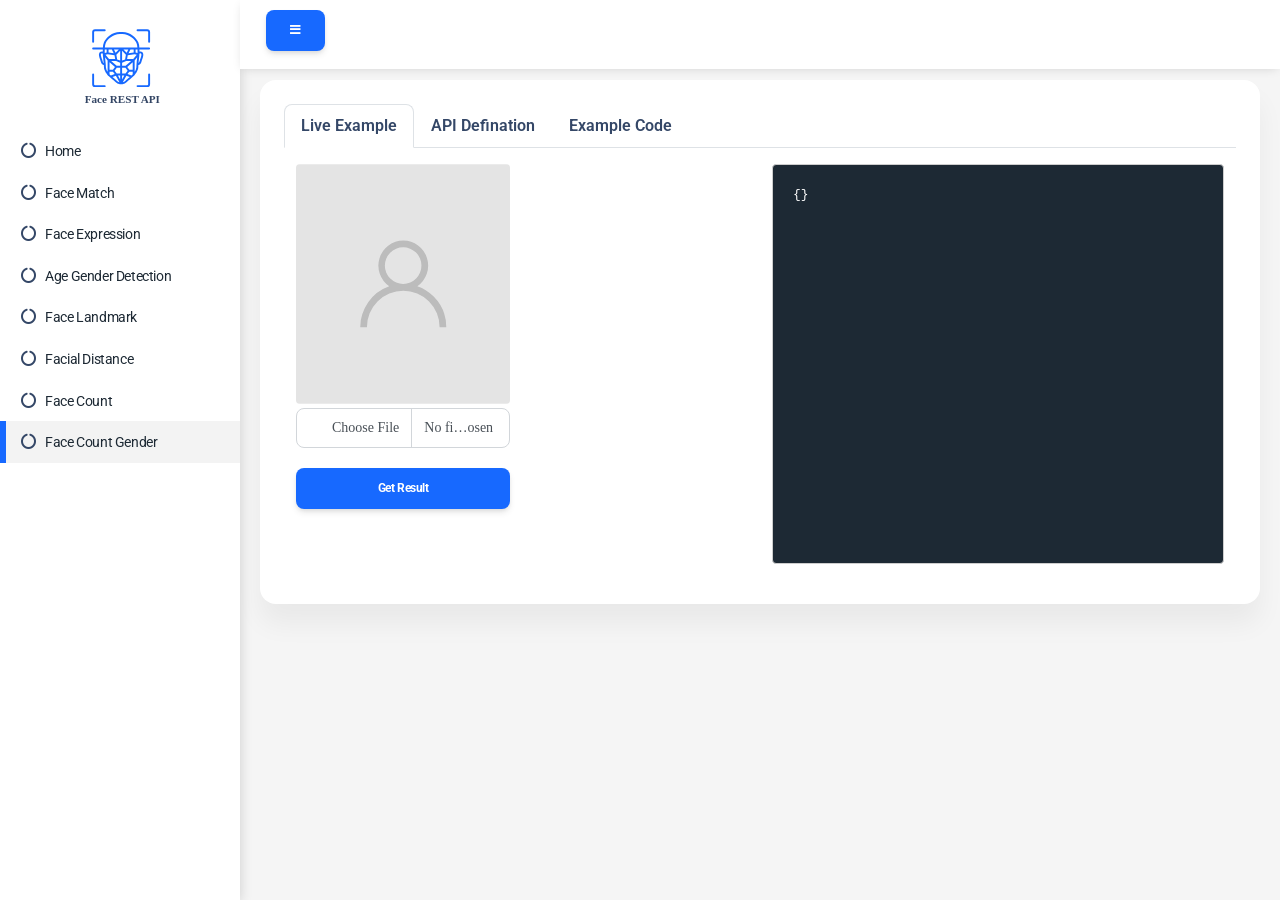
<file: examples/Person-Count-With-Age-Gender.html>
<!DOCTYPE html>
<html lang="en">
<head>
    <meta charset="utf-8">
    <title>Person Face Count With Age Gender</title>
    <meta http-equiv="X-UA-Compatible" content="IE=edge">
    <meta name="viewport" content="width=device-width, initial-scale=1, shrink-to-fit=no">
    <meta name="description" content="Face Analyzer REST API Script">
    <meta name="author" content="Code-Silicon">
    <link rel="stylesheet" href="css/fontawesome.css">
    <link rel="stylesheet" href="css/bootstrap.css">
    <link rel="stylesheet" href="css/style.css">
    <link rel="stylesheet" href="css/toastr.min.css">
    <link rel="stylesheet" href="css/animate.min.css">
    <link rel="shortcut icon" type="image/png" href="img/logo.svg" />
    <link href="https://fonts.googleapis.com/css2?family=Roboto:wght@300;400;500;700&display=swap" rel="stylesheet">
</head>
<body>
<div>
    <nav id="topNav" class="navbar fixed-top top-navbar">
        <div class="container-fluid">
            <button id="MenuBar" class="btn mt-2  btn-behance">
                <i class="fa fa-bars"></i>
            </button>
        </div>
    </nav>
    <div id="sideNav" class="side-nav-open">
        <div class="side-nav-top text-center bg-white ">
            <img alt="" class="side-nav-logo" src="img/logo.svg" />
        </div>
        <a href="/" class="side-bar-item" >
            <i class="fa fa-circle-notch text-dark"></i>
            <span class="side-bar-item-caption">Home</span>
        </a>
        <a href="/Face-Match.html" class="side-bar-item ">
            <i class="fa fa-circle-notch text-dark"></i>
            <span class="side-bar-item-caption">Face Match</span>
        </a>
        <a href="/Face-Expression.html" class="side-bar-item ">
            <i class="fa fa-circle-notch text-dark"></i>
            <span class="side-bar-item-caption">Face Expression</span>
        </a>
        <a href="/Age-Gender.html" class="side-bar-item ">
            <i class="fa fa-circle-notch text-dark"></i>
            <span class="side-bar-item-caption">Age Gender Detection</span>
        </a>
        <a href="/Face-Landmark.html" class="side-bar-item">
            <i class="fa fa-circle-notch text-dark"></i>
            <span class="side-bar-item-caption">Face Landmark</span>
        </a>
        <a href="/Facial-Distance.html" class="side-bar-item">
            <i class="fa fa-circle-notch text-dark"></i>
            <span class="side-bar-item-caption">Facial Distance</span>
        </a>
        <a href="/Person-Count.html" class="side-bar-item ">
            <i class="fa fa-circle-notch text-dark"></i>
            <span class="side-bar-item-caption">Face Count</span>
        </a>
        <a href="/Person-Count-With-Age-Gender.html" class="side-bar-item side-bar-item-active">
            <i class="fa fa-circle-notch text-dark"></i>
            <span class="side-bar-item-caption">Face Count Gender</span>
        </a>
    </div>


    <div  id="content" class="content">
        <div class="container  content-body ">
            <div class="container-fluid m-0 p-0">
                <div class="row m-0 p-0">
                    <div class="col-12 m-0 p-0">
                        <div class="card m-0">
                            <div class="card-body">
                                <ul class="nav nav-tabs mb-3" id="pills-tab" role="tablist">
                                    <li class="nav-item" role="presentation">
                                        <button class="nav-link text-bold text-dark active" id="pills-home-tab" data-bs-toggle="pill" data-bs-target="#pills-home" type="button" role="tab" aria-controls="pills-home" aria-selected="true">Live Example</button>
                                    </li>
                                    <li class="nav-item" role="presentation">
                                        <button class="nav-link text-bold text-dark" id="pills-profile-tab" data-bs-toggle="pill" data-bs-target="#pills-profile" type="button" role="tab" aria-controls="pills-profile" aria-selected="false">API Defination</button>
                                    </li>
                                    <li class="nav-item" role="presentation">
                                        <button class="nav-link text-bold text-dark" id="pills-contact-tab" data-bs-toggle="pill" data-bs-target="#pills-contact" type="button" role="tab" aria-controls="pills-contact" aria-selected="false">Example Code</button>
                                    </li>
                                </ul>
                                <div class="tab-content" id="pills-tabContent">
                                    <div class="tab-pane p-0 m-0 fade show active" id="pills-home" role="tabpanel" aria-labelledby="pills-home-tab" tabindex="0">
                                        <div class="container-fluid  p-0 m-0">
                                            <div class="row p-0 m-0">
                                                <div class="col-md-6 p-0 m-0">
                                                    <div class="row p-0 m-0">
                                                        <div class="col-md-6 animated fadeIn">
                                                            <img id="photoFistPlaceholder" class="photo" src='img/photoPlace.svg' />
                                                            <input id="photoFist" type="file" class="form-control my-1" />
                                                            <button id="GetResult" class="btn  w-100 my-3 btn-behance">Get Result</button>
                                                        </div>
                                                    </div>
                                                </div>
                                                <div class="col-md-6">
                                                    <pre class="json-view animated fadeIn" id="json-display"></pre>
                                                </div>
                                            </div>
                                        </div>
                                    </div>
                                    <div class="tab-pane p-0 m-0 fade" id="pills-profile" role="tabpanel" aria-labelledby="pills-profile-tab" tabindex="0">
                                        <div class="container-fluid m-0 p-0">
                                            <div class="row m-0 p-0">
                                                <div class="col-md-12">
                                                    <h6 class="my-2">
                                                        <b>API Name:</b> Face Count With Age Gender
                                                    </h6>
                                                    <h6 class="my-2">
                                                        <b>Request Method:</b> POST
                                                    </h6>
                                                    <h6 class="my-2">
                                                        <b>Request End:</b>
                                                    </h6>
                                                    <p class="code my-2">/api/v1/FaceCountWithAgeGender</p>
                                                    <h6 class="my-2">
                                                        <b>Request Body:</b>
                                                    </h6>
                                                    <pre class="json-view animated my-2 fadeIn" id="json-display-2"></pre>
                                                </div>
                                            </div>
                                        </div>
                                    </div>
                                    <div class="tab-pane p-0 m-0  fade" id="pills-contact" role="tabpanel" aria-labelledby="pills-contact-tab" tabindex="0">
				              <pre>
								<div class="code">
let data={
	imgBase64:'',
}

var config = {
	method: 'post',
	url: 'http://localhost:8080/api/v1/FaceCountWithAgeGender',
	headers: { },
	data : data
};

axios(config)
.then(function (response) {
	console.log(JSON.stringify(response.data));
})
.catch(function (error) {
	console.log(error);
});

</div>
							</pre>
                                    </div>
                                </div>
                            </div>
                        </div>
                    </div>
                </div>
            </div>

        </div>
    </div>

</div>
<div id="FullScreenProgress" class="LoadingOverlay d-none  center-screen">
    <img class="animated zoomIn" src="img/Spinner.svg">
</div>
<script src="js/lib/jquery.min.js"></script>
<script src="js/lib/bootstrap.bundle.js"></script>
<script src="js/lib/utility.js"></script>
<script src="js/lib/toastr.min.js"></script>
<script src="js/lib/jquery.json-editor.min.js"></script>
<script src="js/lib/axios.min.js"></script>
<script src="js/api-request/Person-Count-With-Age-Gender.js"></script>
</body>
</html>
</file>
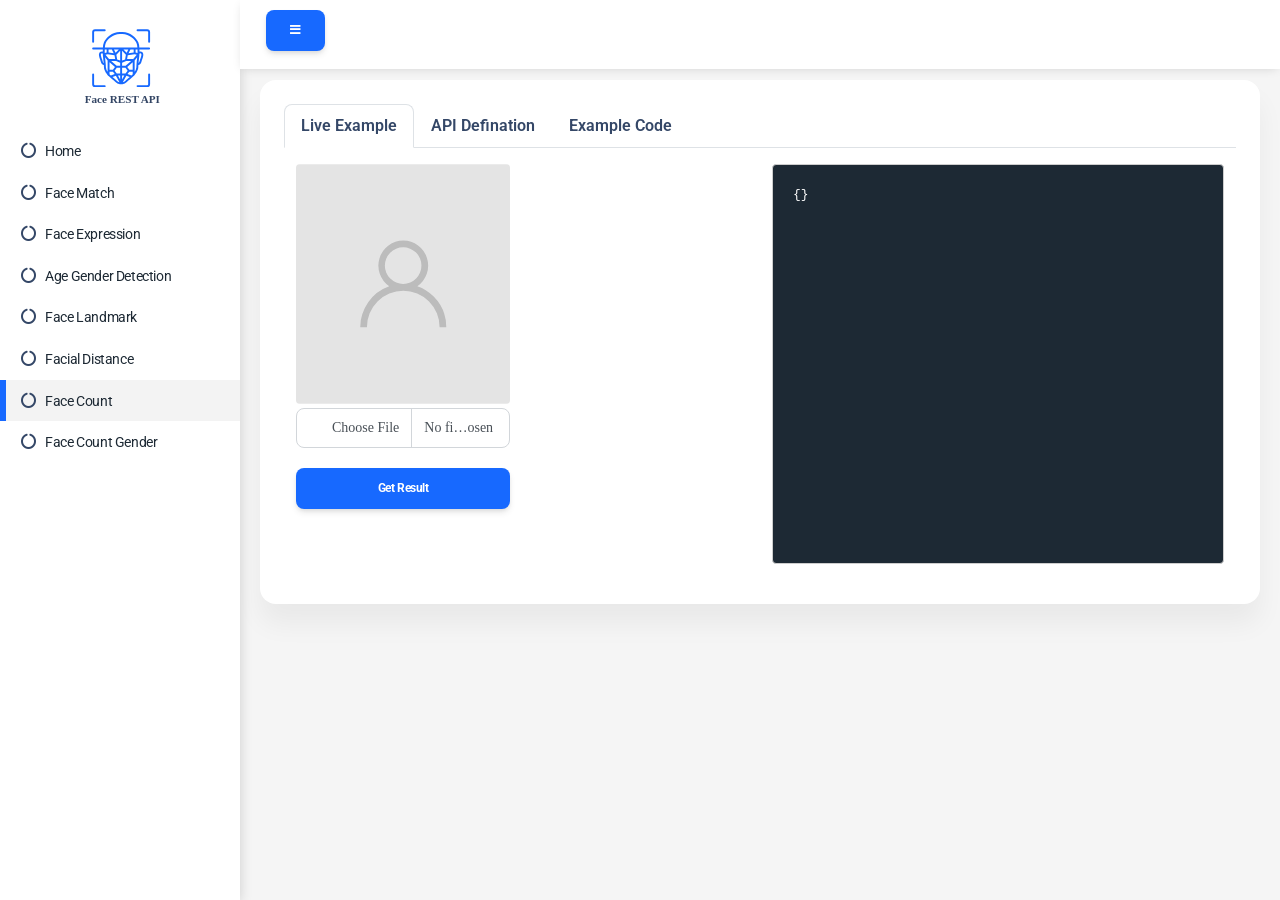
<file: examples/Person-Count.html>
<!DOCTYPE html>
<html lang="en">
<head>
    <meta charset="utf-8">
    <title>Person Face Count</title>
    <meta http-equiv="X-UA-Compatible" content="IE=edge">
    <meta name="viewport" content="width=device-width, initial-scale=1, shrink-to-fit=no">
    <meta name="description" content="Face Analyzer REST API Script">
    <meta name="author" content="Code-Silicon">
    <link rel="stylesheet" href="css/fontawesome.css">
    <link rel="stylesheet" href="css/bootstrap.css">
    <link rel="stylesheet" href="css/style.css">
    <link rel="stylesheet" href="css/toastr.min.css">
    <link rel="stylesheet" href="css/animate.min.css">
    <link rel="shortcut icon" type="image/png" href="img/logo.svg" />
    <link href="https://fonts.googleapis.com/css2?family=Roboto:wght@300;400;500;700&display=swap" rel="stylesheet">
</head>
<body>
<div>
    <nav id="topNav" class="navbar fixed-top top-navbar">
        <div class="container-fluid">
            <button id="MenuBar" class="btn mt-2  btn-behance">
                <i class="fa fa-bars"></i>
            </button>
        </div>
    </nav>
    <div id="sideNav" class="side-nav-open">
        <div class="side-nav-top text-center bg-white ">
            <img alt="" class="side-nav-logo" src="img/logo.svg" />
        </div>
        <a href="/" class="side-bar-item" >
            <i class="fa fa-circle-notch text-dark"></i>
            <span class="side-bar-item-caption">Home</span>
        </a>
        <a href="/Face-Match.html" class="side-bar-item ">
            <i class="fa fa-circle-notch text-dark"></i>
            <span class="side-bar-item-caption">Face Match</span>
        </a>
        <a href="/Face-Expression.html" class="side-bar-item ">
            <i class="fa fa-circle-notch text-dark"></i>
            <span class="side-bar-item-caption">Face Expression</span>
        </a>
        <a href="/Age-Gender.html" class="side-bar-item ">
            <i class="fa fa-circle-notch text-dark"></i>
            <span class="side-bar-item-caption">Age Gender Detection</span>
        </a>
        <a href="/Face-Landmark.html" class="side-bar-item">
            <i class="fa fa-circle-notch text-dark"></i>
            <span class="side-bar-item-caption">Face Landmark</span>
        </a>
        <a href="/Facial-Distance.html" class="side-bar-item">
            <i class="fa fa-circle-notch text-dark"></i>
            <span class="side-bar-item-caption">Facial Distance</span>
        </a>
        <a href="/Person-Count.html" class="side-bar-item side-bar-item-active">
            <i class="fa fa-circle-notch text-dark"></i>
            <span class="side-bar-item-caption">Face Count</span>
        </a>
        <a href="/Person-Count-With-Age-Gender.html" class="side-bar-item">
            <i class="fa fa-circle-notch text-dark"></i>
            <span class="side-bar-item-caption">Face Count Gender</span>
        </a>
    </div>


    <div  id="content" class="content">
        <div class="container  content-body ">
            <div class="container-fluid m-0 p-0">
                <div class="row m-0 p-0">
                    <div class="col-12 m-0 p-0">
                        <div class="card m-0">
                            <div class="card-body">
                                <ul class="nav nav-tabs mb-3" id="pills-tab" role="tablist">
                                    <li class="nav-item" role="presentation">
                                        <button class="nav-link text-bold text-dark active" id="pills-home-tab" data-bs-toggle="pill" data-bs-target="#pills-home" type="button" role="tab" aria-controls="pills-home" aria-selected="true">Live Example</button>
                                    </li>
                                    <li class="nav-item" role="presentation">
                                        <button class="nav-link text-bold text-dark" id="pills-profile-tab" data-bs-toggle="pill" data-bs-target="#pills-profile" type="button" role="tab" aria-controls="pills-profile" aria-selected="false">API Defination</button>
                                    </li>
                                    <li class="nav-item" role="presentation">
                                        <button class="nav-link text-bold text-dark" id="pills-contact-tab" data-bs-toggle="pill" data-bs-target="#pills-contact" type="button" role="tab" aria-controls="pills-contact" aria-selected="false">Example Code</button>
                                    </li>
                                </ul>
                                <div class="tab-content" id="pills-tabContent">
                                    <div class="tab-pane p-0 m-0 fade show active" id="pills-home" role="tabpanel" aria-labelledby="pills-home-tab" tabindex="0">
                                        <div class="container-fluid  p-0 m-0">
                                            <div class="row p-0 m-0">
                                                <div class="col-md-6 p-0 m-0">
                                                    <div class="row p-0 m-0">
                                                        <div class="col-md-6 animated fadeIn">
                                                            <img id="photoFistPlaceholder" class="photo" src='img/photoPlace.svg' />
                                                            <input id="photoFist" type="file" class="form-control my-1" />
                                                            <button id="GetResult" class="btn  w-100 my-3 btn-behance">Get Result</button>
                                                        </div>
                                                    </div>
                                                </div>
                                                <div class="col-md-6">
                                                    <pre class="json-view animated fadeIn" id="json-display"></pre>
                                                </div>
                                            </div>
                                        </div>
                                    </div>
                                    <div class="tab-pane p-0 m-0 fade" id="pills-profile" role="tabpanel" aria-labelledby="pills-profile-tab" tabindex="0">
                                        <div class="container-fluid m-0 p-0">
                                            <div class="row m-0 p-0">
                                                <div class="col-md-12">
                                                    <h6 class="my-2">
                                                        <b>API Name:</b> Face Count
                                                    </h6>
                                                    <h6 class="my-2">
                                                        <b>Request Method:</b> POST
                                                    </h6>
                                                    <h6 class="my-2">
                                                        <b>Request End:</b>
                                                    </h6>
                                                    <p class="code my-2">/api/v1/FaceCount</p>
                                                    <h6 class="my-2">
                                                        <b>Request Body:</b>
                                                    </h6>
                                                    <pre class="json-view animated my-2 fadeIn" id="json-display-2"></pre>
                                                </div>
                                            </div>
                                        </div>
                                    </div>
                                    <div class="tab-pane p-0 m-0  fade" id="pills-contact" role="tabpanel" aria-labelledby="pills-contact-tab" tabindex="0">
				              <pre>
								<div class="code">
let data={
	imgBase64:'',
}

var config = {
	method: 'post',
	url: 'http://localhost:8080/api/v1/FaceCount',
	headers: { },
	data : data
};

axios(config)
.then(function (response) {
	console.log(JSON.stringify(response.data));
})
.catch(function (error) {
	console.log(error);
});

</div>
							</pre>
                                    </div>
                                </div>
                            </div>
                        </div>
                    </div>
                </div>
            </div>

        </div>
    </div>

</div>
<div id="FullScreenProgress" class="LoadingOverlay d-none  center-screen">
    <img class="animated zoomIn" src="img/Spinner.svg">
</div>
<script src="js/lib/jquery.min.js"></script>
<script src="js/lib/bootstrap.bundle.js"></script>
<script src="js/lib/utility.js"></script>
<script src="js/lib/toastr.min.js"></script>
<script src="js/lib/jquery.json-editor.min.js"></script>
<script src="js/lib/axios.min.js"></script>
<script src="js/api-request/Person-Count.js"></script>
</body>
</html>
</file>
<file: examples/css/style.css>
body {
  background-color:#F5F5F5 !important;
  font-family: "Roboto", sans-serif !important;
  font-weight: 400 !important;
}
h1,h2,h3,h4,h5,h6,p,a,button {
    text-transform: none !important;
    font-family: "Roboto", sans-serif !important;
}
pre {
    color:white;
    border: 1px solid #cdcdcd !important;
    background-color: #1D2934 !important;
    padding: 10px !important;
}
/* Content Div  */
.content-body {
  padding: 80px 20px 20px 20px !important;
}
.content-title {
  margin: 0;
  font-size: 24px;
  font-weight: 400;
  font-family: "Roboto", sans-serif;
}
.content-title-hr {
  margin-top: 5px;
  background: #c2c2c2;
}
.code{
    border-radius: 4px;
    width: 100% !important;
    padding: 10px;
    margin: 0 auto;
    background: #1D2934;
    color: white;
}
.photo{
    border-radius: 4px !important;
    width: 100% !important;
    height:240px;
    object-fit: cover;
}
.json-view{
    border-radius: 4px !important;
    padding: 20px !important;
    width: 100% ;
    height:400px;
    overflow: auto;
}
.LoadingOverlay {
    display: block;
    position: fixed;
    height: 100%;
    top: 0;
    left: 0;
    z-index: 50000!important;
    right: 0;
    bottom: 0;
    cursor: pointer;
    background-color: rgba(245, 245, 245, 0.8);
}
.center-screen {
    display: flex;
    flex-direction: column;
    justify-content: center;
    align-items: center;
    text-align: center;
    min-height: 100vh;
}
/* Side Nav Bar */
.side-nav-open {
    height: 100%;
    width: 240px;
    position: fixed;
    top: 0;
    left: 0;
    overflow-x: hidden;
    transition: 0.3s;
    background-color: #ffffff;
    box-shadow: 0 2px 12px 0 rgb(0 0 0 / 16%);
    scrollbar-color: #1769FF #F5F5F5;
    scrollbar-width: thin;
}
.side-nav-close {
    height: 100%;
    width: 0;
    position: fixed;
    top: 0;
    left: 0;
    overflow-x: hidden;
    transition: 0.3s;
    background-color: #ffffff;
    box-shadow: 0 4px 8px rgba(0, 0, 0, 0.03);
    scrollbar-color: #1769FF #F5F5F5;
    scrollbar-width: thin;
}
.side-nav-open::-webkit-scrollbar {
    width: 10px;
    height: 10px;
}
.side-nav-open::-webkit-scrollbar-track-piece  {
    background-color: #F5F5F5;
}
.side-nav-open::-webkit-scrollbar-thumb:vertical {
    height: 30px;
    border-radius: 4px;
    background: #1769FF;
}
.side-nav-close::-webkit-scrollbar {
    width: 10px;
    height: 10px;
}
.side-nav-close::-webkit-scrollbar-track-piece  {
    background-color: #F5F5F5;
}
.side-nav-close::-webkit-scrollbar-thumb:vertical {
    height: 30px;
    border-radius: 4px;
    background: #1769FF;
}
.content {
    transition: 0.3s;
    margin-left: 240px;
}
.content-expand {
    transition: 0.3s;
    margin-left: 0;
}
.top-navbar{
    padding: 2px !important;
    background:#ffffff;
    transition: 0.3s;
    margin-left: 240px;
    box-shadow: 0 2px 10px -3px rgb(0 0 0 / 16%);
}
.top-navbar-expand{
    padding: 2px !important;
    background:#ffffff;
    transition: 0.3s;
    margin-left: 0;
    box-shadow: 0 2px 10px -3px rgb(0 0 0 / 16%);
}
.side-nav-top{
    width: 100%;
    height: 130px;
    padding: 10px;
}
.side-nav-logo {
    width: 120px;
    height: auto;
}
.side-bar-item{
    display: inline-block;
    padding: 8px 15px 8px 15px;
    border-left: 6px solid #ffffff;
    width: 100% !important;
}
.side-bar-item:hover{
    cursor: pointer ;
    border-left: 6px solid #1769FF;
    transition: 0.2s;
    background-color: #f3f3f3;
}
.side-bar-item:hover .side-bar-item-icon {
    color: #1769FF;
}
.side-bar-item:hover .side-bar-item-caption {
    color: #1769FF;
}
.side-bar-item-active{
    border-left: 6px solid #1769FF;
    background-color: #f3f3f3;
}
.side-bar-item-icon{
    font-size: 20px;
    margin-left: 10px;
    font-weight: 300;
    color: #1769FF;
}
.side-bar-item-caption{
    font-size: 14px;
    margin-left: 5px;
    font-weight: 400;
    color: #1D2934;
}
.side-bar-group-label{
    font-size: 10px;
    margin-left: 5px;
    font-weight: 400;
    color: #000000;
}
.content-screenshot{
    width: 50%;
    height: auto;
    margin-top: 5px;
    margin-bottom: 5px;
    border: 0.5px solid black;
}
/* Typo */
.content-text-light{
    font-family: "Roboto", sans-serif;
    font-weight: 300 !important;
    font-size: 16px;
}
.content-text-medium{
    font-family: "Roboto", sans-serif;
    font-weight: 500 !important;
    font-size: 16px;
}
.content-text-bold{
    font-family: "Roboto", sans-serif;
    font-weight: 700 !important;
    font-size: 16px;
}
.title-text-light{
    font-family: "Roboto", sans-serif;
    font-weight: 300 !important;
    font-size: 18px;
}
.title-text-medium{
    font-family: "Roboto", sans-serif;
    font-weight: 500 !important;
    font-size: 18px;
}
.title-text-bold{
    font-family: "Roboto", sans-serif;
    font-weight: 700 !important;
    font-size: 18px;
}
.lg-title-light{
    font-family: "Roboto", sans-serif;
    font-weight: 300 !important;
    font-size: 24px;
}
.lg-title-medium{
    font-family: "Roboto", sans-serif;
    font-weight: 500 !important;
    font-size: 24px;
}
.lg-title-bold{
    font-family: "Roboto", sans-serif;
    font-weight: 700 !important;
    font-size: 24px;
}
/* Responsive */
@media (max-width: 339.98px) {
    .content-title {
        font-size: 18px;
    }
    .content-card {
        padding: 20px 10px 20px 10px !important;
    }
    .side-nav-open {
        width: 0;
        position: fixed;
        top: 0;
        left: 0;
        overflow-x: hidden;
    }
    .side-nav-close {
        width: 180px;
        position: fixed;
        top: 0;
        left: 0;
        overflow-x: hidden;
    }
    .content {
        width: 100%;
        margin-left: 0;
    }
    .content-expand {
        width: 100%;
        margin-left: 180px;
    }
    .top-navbar{
        width: 100%;
        margin-left: 0;
    }
    .top-navbar-expand{
        width: 100%;
        margin-left: 180px;
    }
    .content-screenshot{
        width: 100%;
        height: auto;
        margin-top: 5px;
        margin-bottom: 5px;
        border: 0.5px solid black;
    }
}

@media (min-width:340px) and (max-width: 360.98px) {
    .content-title {
        font-size: 18px;
    }
    .content-card {
        padding: 20px 10px 20px 10px !important;
    }
    .side-nav-open {
        width: 0;
        position: fixed;
        top: 0;
        left: 0;
        overflow-x: hidden;
    }
    .side-nav-close {
        width: 180px;
        position: fixed;
        top: 0;
        left: 0;
        overflow-x: hidden;
    }
    .content {
        width: 100%;
        margin-left: 0;
    }
    .content-expand {

        width: 100%;
        margin-left: 180px;
    }
    .top-navbar{
        width: 100%;
        margin-left: 0;
    }
    .top-navbar-expand{
        width: 100%;
        margin-left: 180px;
    }
    .content-screenshot{
        width: 100%;
        height: auto;
        margin-top: 5px;
        margin-bottom: 5px;
        border: 0.5px solid black;
    }
}

@media (min-width: 361px) and (max-width: 575.98px) {
    .content-title {
        font-size: 18px;
    }
    .content-card {
        padding: 20px 10px 20px 10px !important;
    }
    .side-nav-open {
        width: 0;
        position: fixed;
        top: 0;
        left: 0;
        overflow-x: hidden;
    }
    .side-nav-close {
        width: 180px;
        position: fixed;
        top: 0;
        left: 0;
        overflow-x: hidden;
    }
    .content {
        width: 100%;
        margin-left: 0;
    }
    .content-expand {

        width: 100%;
        margin-left: 180px;
    }
    .top-navbar{
        width: 100%;
        margin-left: 0;
    }
    .top-navbar-expand{
        width: 100%;
        margin-left: 180px;
    }
    .content-screenshot{
        width: 100%;
        height: auto;
        margin-top: 5px;
        margin-bottom: 5px;
        border: 0.5px solid black;
    }
}

@media (min-width: 576px) and (max-width: 767.98px) {
    .content-title {
        font-size: 20px;
    }
    .content-card {
        padding: 20px 10px 20px 10px !important;
    }
    .side-nav-open {
        width: 0;
        position: fixed;
        top: 0;
        left: 0;
        overflow-x: hidden;
    }
    .side-nav-close {
        width: 180px;
        position: fixed;
        top: 0;
        left: 0;
        overflow-x: hidden;
    }
    .content {
        width: 100%;
        margin-left: 0;
    }
    .content-expand {

        width: 100%;
        margin-left: 180px;
    }
    .top-navbar{
        width: 100%;
        margin-left: 0;
    }
    .top-navbar-expand{
        width: 100%;
        margin-left: 180px;
    }
    .content-screenshot{
        width: 100%;
        height: auto;
        margin-top: 5px;
        margin-bottom: 5px;
        border: 0.5px solid black;
    }
}

@media (min-width: 768px) and (max-width: 991.98px) {
    .content-title {
        font-size: 20px;
    }
    .content-card {
        padding: 20px 10px 20px 10px !important;
    }
    .side-nav-open {
        width: 0;
        position: fixed;
        top: 0;
        left: 0;
        overflow-x: hidden;
    }
    .side-nav-close {
        width: 180px;
        position: fixed;
        top: 0;
        left: 0;
        overflow-x: hidden;
    }
    .content {
        width: 100%;
        margin-left: 0;
    }
    .content-expand {

        width: 100%;
        margin-left: 180px;
    }
    .top-navbar{
        width: 100%;
        margin-left: 0;
    }
    .top-navbar-expand{
        width: 100%;
        margin-left: 180px;
    }
}

@media (min-width: 992px) and (max-width: 1199.98px) {

}

@media (min-width: 1200px) {

}
</file>
